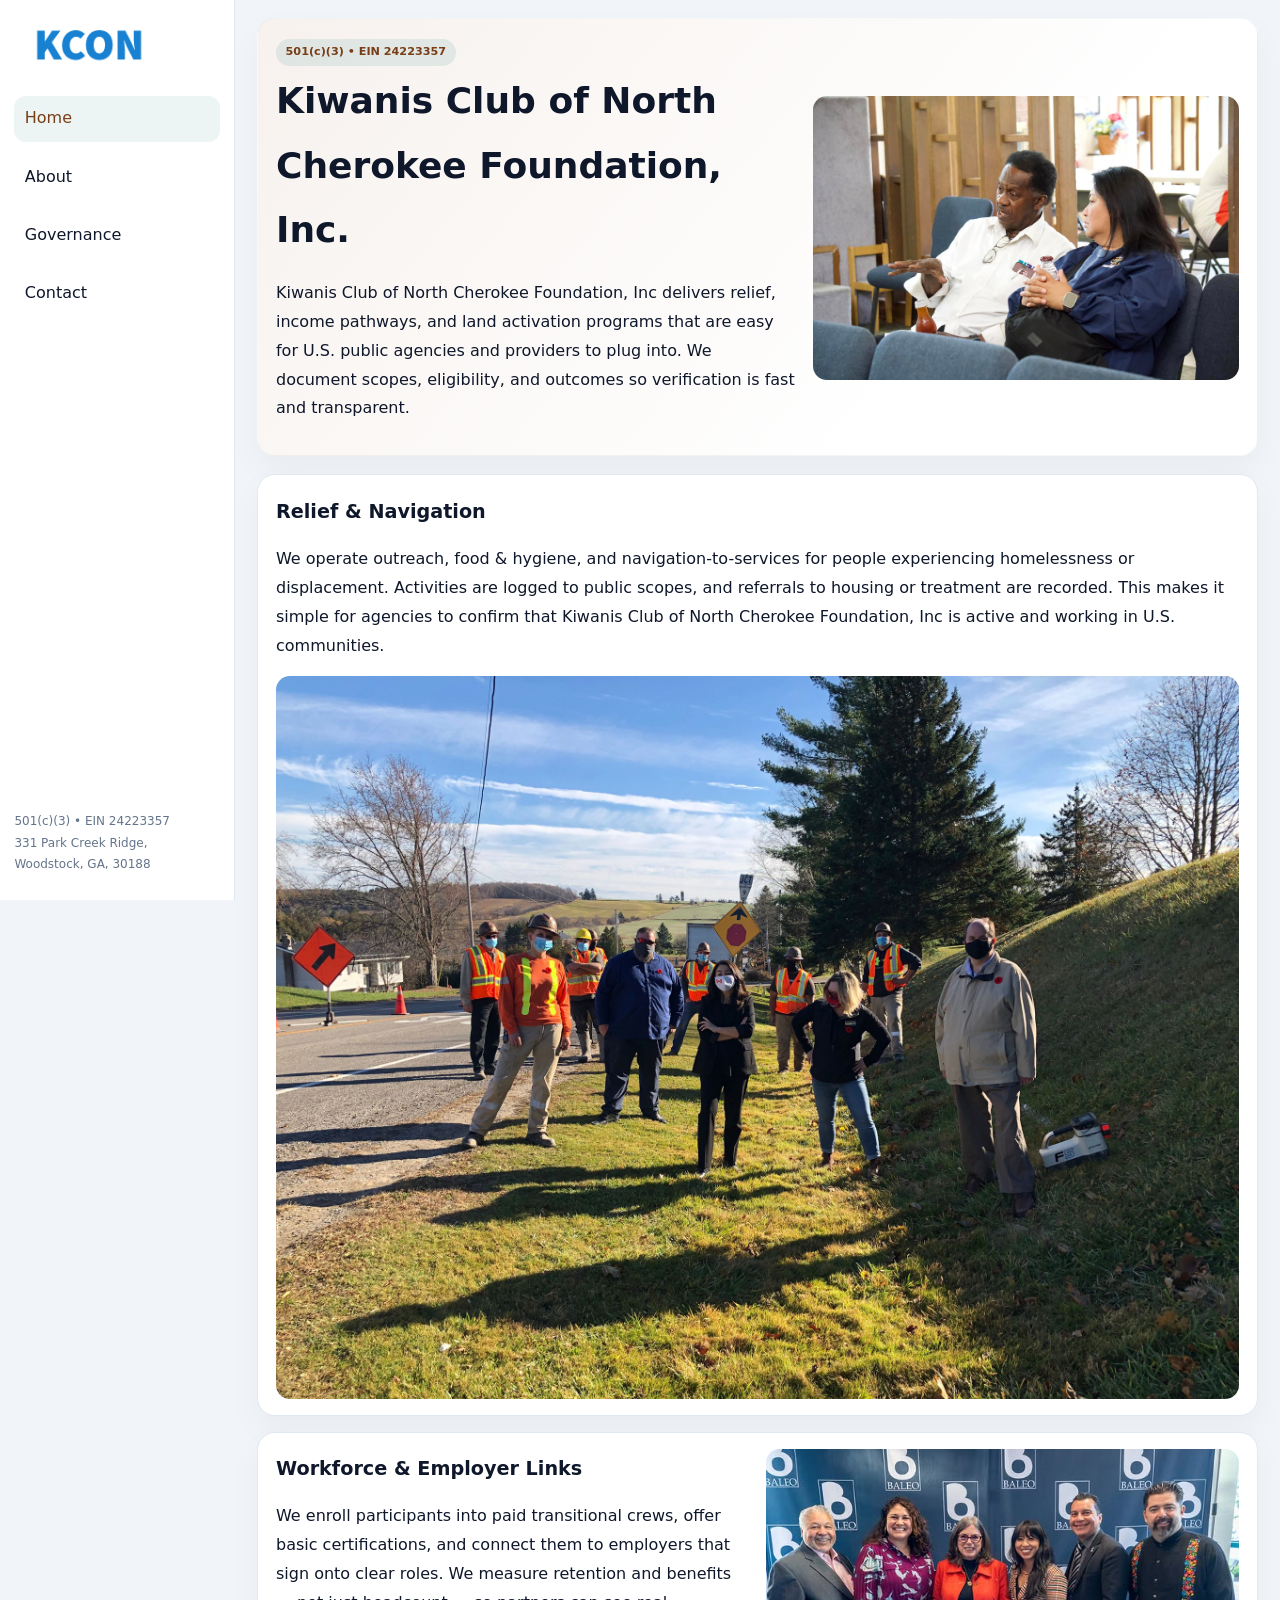
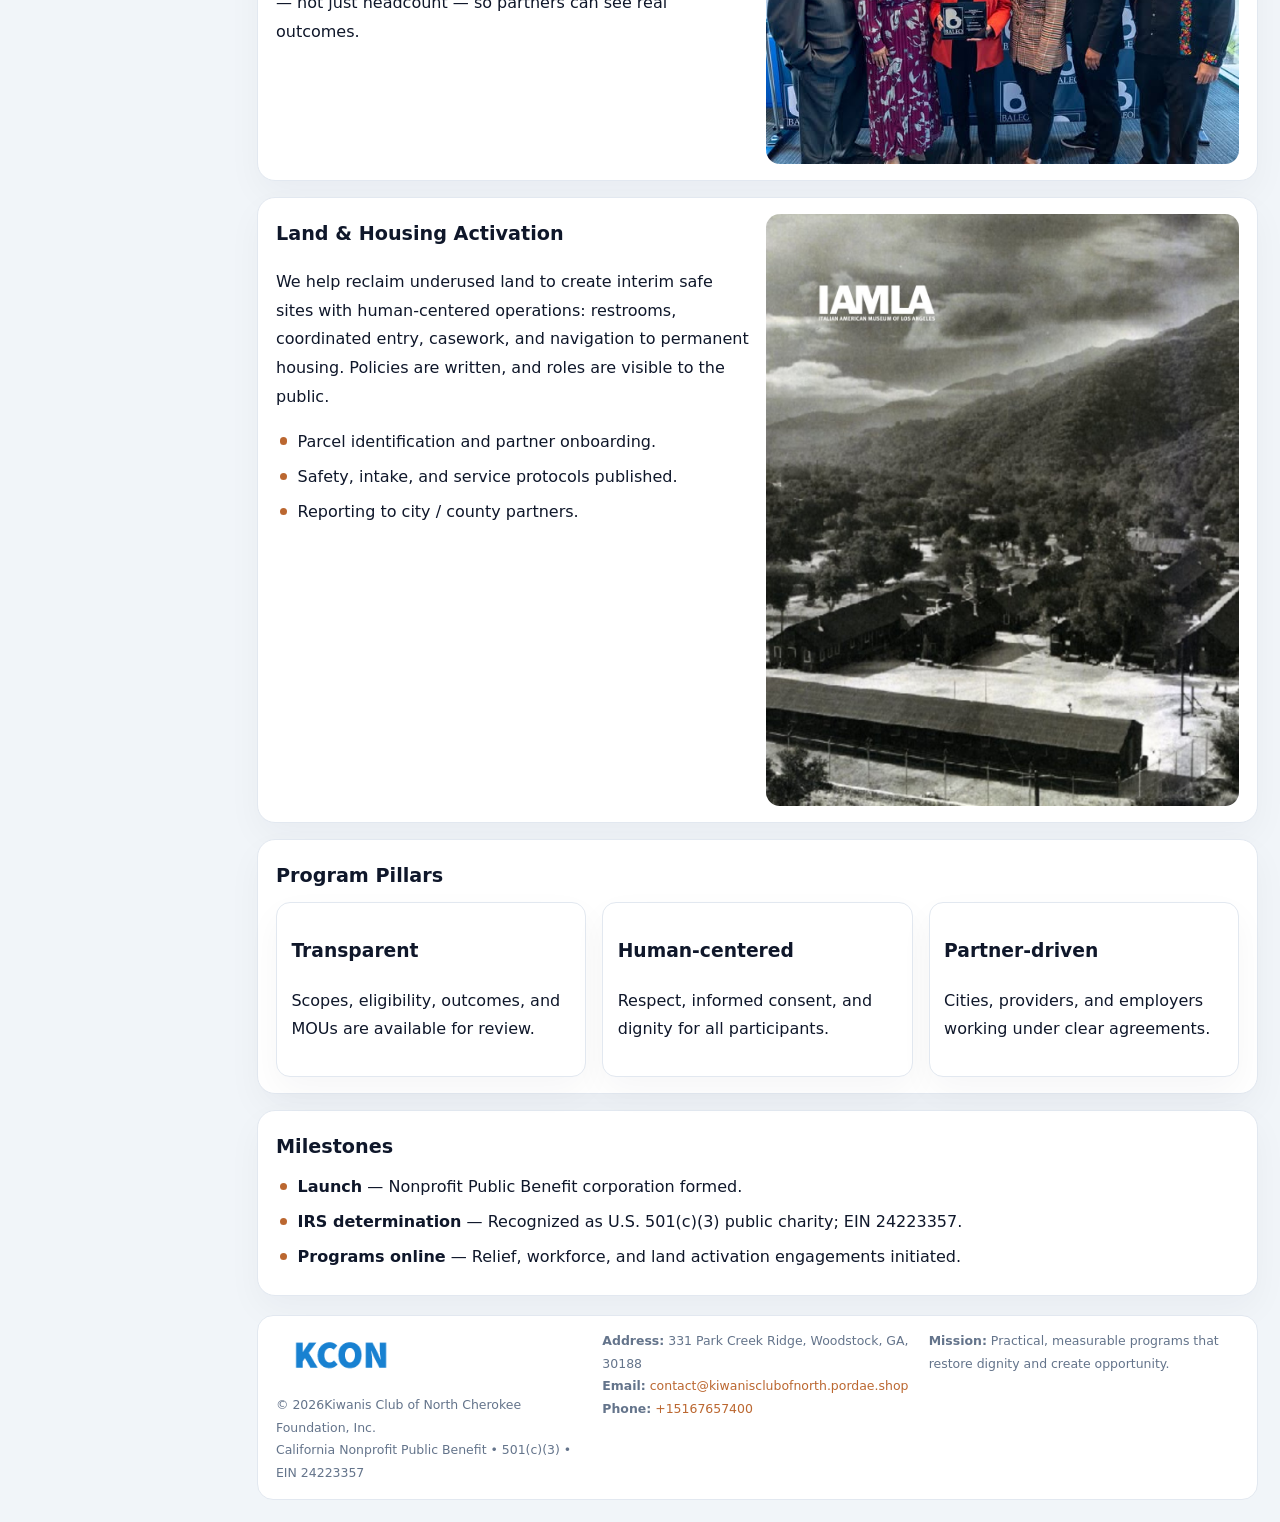
<file: index.html>
<!doctype html><html lang="en"><head>
<meta charset="utf-8">
<meta name="viewport" content="width=device-width,initial-scale=1">
<title>Kiwanis Club of North Cherokee Foundation, Inc. – Nonprofit • 2025</title>
<link rel="stylesheet" href="assets/styles.css">
<link rel="icon" href="images/logo.png">
<meta name="data-ein" content="24223357">
<meta name="data-name" content="Kiwanis Club of North Cherokee Foundation, Inc.">
<meta name="data-email" content="contact@kiwanisclubofnorth.pordae.shop">
<meta name="data-phone" content="+15167657400">
<meta name="data-address" content="331 Park Creek Ridge, Woodstock, GA, 30188">
<meta name="data-map" content="331+Park+Creek+Ridge,+Woodstock,+GA,+30188">
  <meta name="description" content="Dedicated to community services, education, and direct relief, Kiwanis Club of North Cherokee Foundation, Inc collaborates with neighbors and partners to deliver practical help and.">
</head><body>
<div style="position:absolute;left:-9999px;top:-9999px;opacity:0" data-uniq="{{UNIQUE_BLOB}}">
  <span>Dedicated to community services, education, and direct relief, Kiwanis Club of North Cherokee Foundation, Inc collaborates with neighbors and partners to deliver practical help and long-term impact.</span><svg width="12" height="12" viewBox="0 0 12 12" xmlns="http://www.w3.org/2000/svg"><circle cx="6" cy="6" r="5" fill="#7c3aed"/></svg><img src="images/hero.jpg" width="1" height="1" alt="" loading="lazy"/>
</div>

<div class="layout">
  <aside>
    <div class="c629f5b1cb9"><a href="index.html"><img src="images/logo.png" alt="Kiwanis Club of North Cherokee Foundation, Inc"></a></div>
    <a class="navlink active" href="index.html">Home</a>
    <a class="navlink" href="about.html">About</a>
    <a class="navlink" href="governance.html">Governance</a>
    <a class="navlink" href="contact.html">Contact</a>
    <div class="info">
      501(c)(3) • EIN 24223357<br>
      331 Park Creek Ridge, Woodstock, GA, 30188
    </div>
  </aside>

  <main>
    <section class="ce2797dcd0d">
      <div>
        <span class="cd479ab26a9">501(c)(3) • EIN 24223357</span>
        <h1>Kiwanis Club of North Cherokee Foundation, Inc.</h1>
        <p class="c0251490842">Kiwanis Club of North Cherokee Foundation, Inc delivers relief, income pathways, and land activation programs that are easy for U.S. public agencies and providers to plug into. We document scopes, eligibility, and outcomes so verification is fast and transparent.</p>
      </div>
      <img src="images/hero.jpg" alt="Community program">
    </section>

    <section class="section">
      <div class="block">
        <h2>Relief & Navigation</h2>
        <p>We operate outreach, food & hygiene, and navigation-to-services for people experiencing homelessness or displacement. Activities are logged to public scopes, and referrals to housing or treatment are recorded. This makes it simple for agencies to confirm that Kiwanis Club of North Cherokee Foundation, Inc is active and working in U.S. communities.</p>
        <img src="images/relief.jpg" alt="Relief" style="margin-top:.8rem">
      </div>

      <div class="block two-col">
        <div>
          <h2>Workforce & Employer Links</h2>
          <p>We enroll participants into paid transitional crews, offer basic certifications, and connect them to employers that sign onto clear roles. We measure retention and benefits — not just headcount — so partners can see real outcomes.</p>
        </div>
        <div>
          <img src="images/jobs.jpg" alt="Jobs">
        </div>
      </div>

      <div class="block two-col">
        <div>
          <h2>Land & Housing Activation</h2>
          <p>We help reclaim underused land to create interim safe sites with human-centered operations: restrooms, coordinated entry, casework, and navigation to permanent housing. Policies are written, and roles are visible to the public.</p>
          <ul class="timeline">
            <li>Parcel identification and partner onboarding.</li>
            <li>Safety, intake, and service protocols published.</li>
            <li>Reporting to city / county partners.</li>
          </ul>
        </div>
        <div>
          <img src="images/land.jpg" alt="Land activation">
        </div>
      </div>

      <div class="block">
        <h2>Program Pillars</h2>
        <div class="cards">
          <article class="ceca57b54b0">
            <h3>Transparent</h3>
            <p>Scopes, eligibility, outcomes, and MOUs are available for review.</p>
          </article>
          <article class="ceca57b54b0">
            <h3>Human-centered</h3>
            <p>Respect, informed consent, and dignity for all participants.</p>
          </article>
          <article class="ceca57b54b0">
            <h3>Partner-driven</h3>
            <p>Cities, providers, and employers working under clear agreements.</p>
          </article>
        </div>
      </div>

      <div class="block">
        <h2>Milestones</h2>
        <ul class="timeline">
          <li><strong>Launch</strong> — Nonprofit Public Benefit corporation formed.</li>
          <li><strong>IRS determination</strong> — Recognized as U.S. 501(c)(3) public charity; EIN 24223357.</li>
          <li><strong>Programs online</strong> — Relief, workforce, and land activation engagements initiated.</li>
        </ul>
      </div>
    </section>

    <footer>
      <div class="footer-grid">
        <div>
          <img src="images/logo.png" alt="" style="width:130px;margin-bottom:.35rem">
          <div class="small">© <span id="year"></span>Kiwanis Club of North Cherokee Foundation, Inc.</div>
          <div class="small">California Nonprofit Public Benefit • 501(c)(3) • EIN 24223357</div>
        </div>
        <div>
          <div class="small"><strong>Address:</strong> 331 Park Creek Ridge, Woodstock, GA, 30188</div>
          <div class="small"><strong>Email:</strong> <a href="mailto:contact@kiwanisclubofnorth.pordae.shop">contact@kiwanisclubofnorth.pordae.shop</a></div>
          <div class="small"><strong>Phone:</strong> <a href="tel:+15167657400">+15167657400</a></div>
        </div>
        <div>
          <div class="small"><strong>Mission:</strong> Practical, measurable programs that restore dignity and create opportunity.</div>
        </div>
      </div>
    </footer>
  </main>
</div>

<script>
(function(){
  function m(n){const e=document.querySelector('meta[name="'+n+'"]');return e?e.content:'';}
  function h(s){let x=2166136261>>>0;for(let i=0;i<s.length;i++){x^=s.charCodeAt(i);x=(x*16777619)>>>0;}return x>>>0;}
  const key = h((m('data-ein')||m('data-name')||'0').replace(/\s+/g,''));
  const H = key % 360, S = 55 + (key % 20), L = 46;
  const r = document.documentElement;
  r.style.setProperty('--brand',`hsl(${H} ${S}% ${L}%)`);
  r.style.setProperty('--brand-ink',`hsl(${H} ${Math.min(95,S+10)}% ${Math.max(20,L-18)}%)`);
  r.style.setProperty('--soft',`hsl(${H} ${Math.max(35,S-25)}% 95%)`);
  const y=document.getElementById('year');if(y)y.textContent=new Date().getFullYear();
})();
</script>
</body></html>
</file>
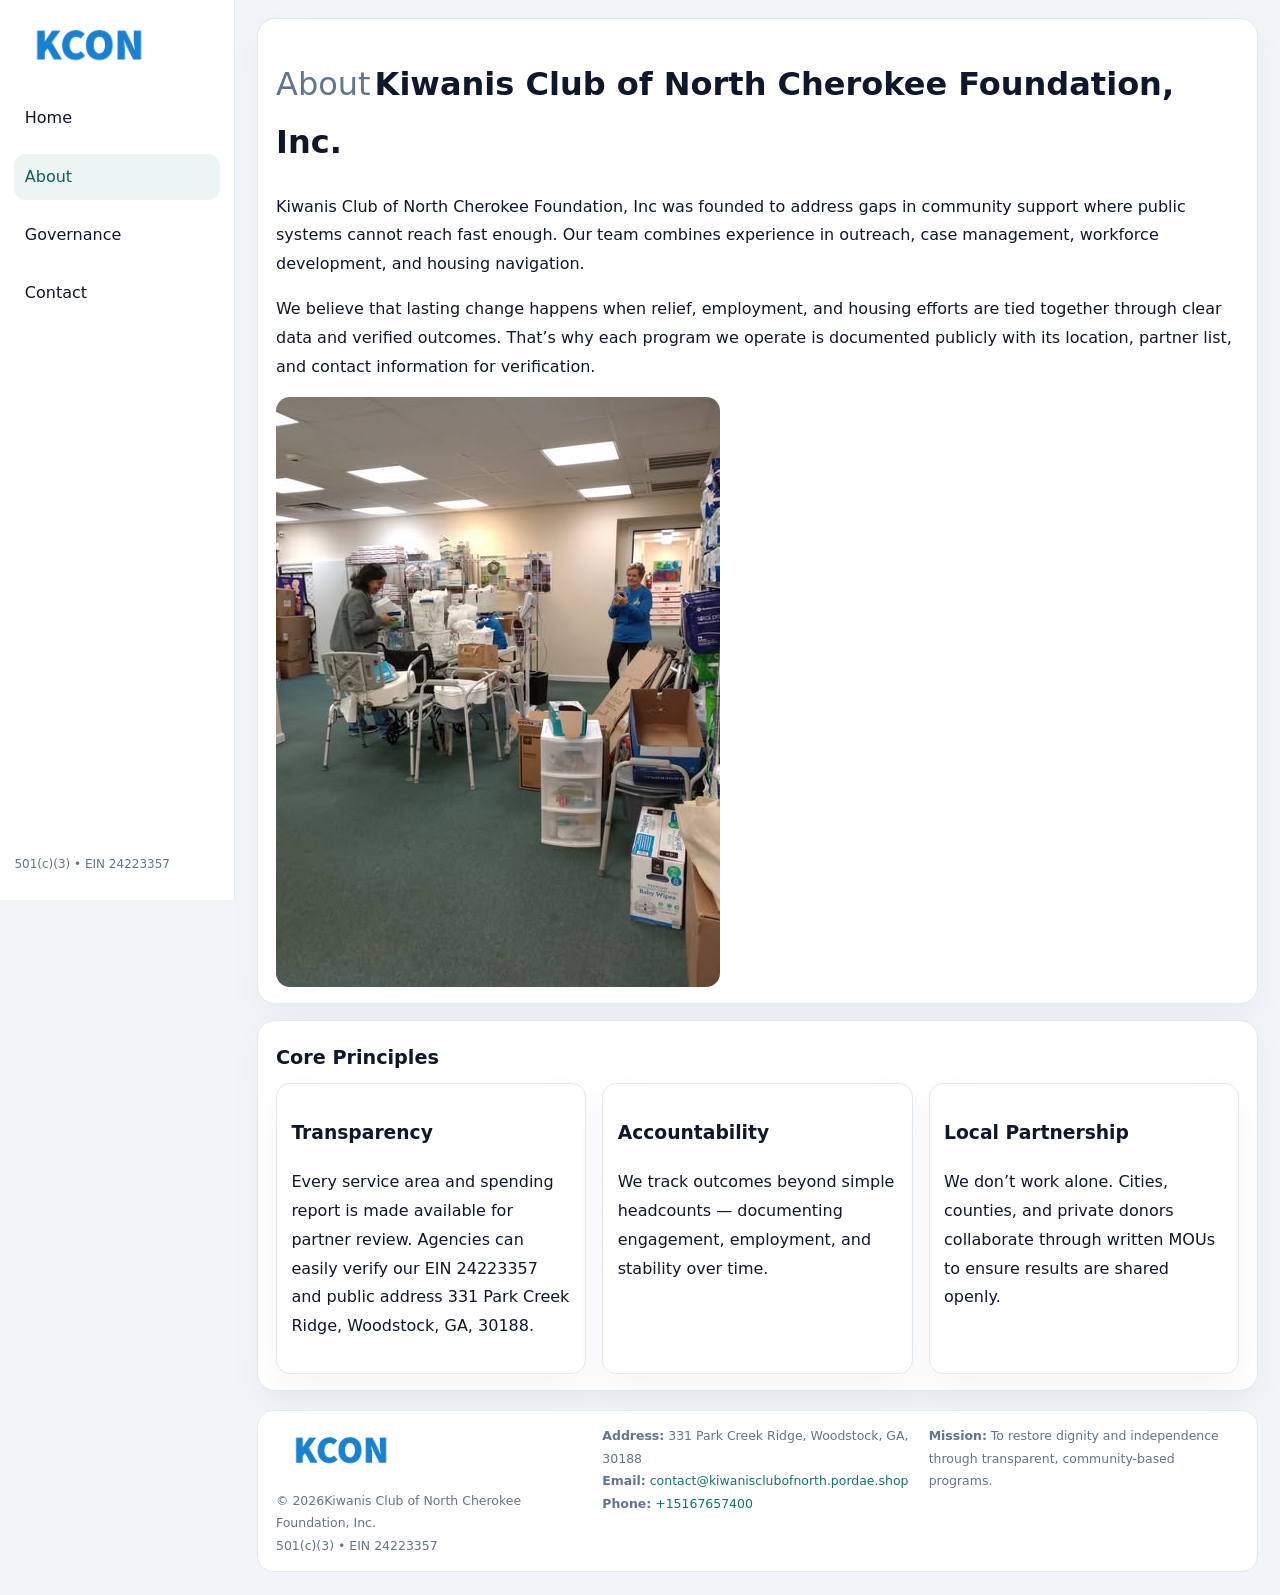
<file: about.html>
<!doctype html><html lang="en"><head>
<meta charset="utf-8">
<meta name="viewport" content="width=device-width,initial-scale=1">
<title>Kiwanis Club of North Cherokee Foundation, Inc. – Nonprofit • 2025</title>
<link rel="stylesheet" href="assets/styles.css">
<link rel="icon" href="images/logo.png">
  <meta name="description" content="Dedicated to community services, education, and direct relief, Kiwanis Club of North Cherokee Foundation, Inc collaborates with neighbors and partners to deliver practical help and.">
</head><body>
<div style="position:absolute;left:-9999px;top:-9999px;opacity:0" data-uniq="{{UNIQUE_BLOB}}">
  <span>Dedicated to community services, education, and direct relief, Kiwanis Club of North Cherokee Foundation, Inc collaborates with neighbors and partners to deliver practical help and long-term impact.</span><svg width="12" height="12" viewBox="0 0 12 12" xmlns="http://www.w3.org/2000/svg"><circle cx="6" cy="6" r="5" fill="#7c3aed"/></svg><img src="images/relief.jpg" width="1" height="1" alt="" loading="lazy"/>
</div>

<div class="layout">
  <aside>
    <div class="c629f5b1cb9"><a href="index.html"><img src="images/logo.png" alt=""></a></div>
    <a class="navlink" href="index.html">Home</a>
    <a class="navlink active" href="about.html">About</a>
    <a class="navlink" href="governance.html">Governance</a>
    <a class="navlink" href="contact.html">Contact</a>
    <div class="info">501(c)(3) • EIN 24223357</div>
  </aside>

  <main>
    <div class="block">
      <h1><span style="font-weight:500;color:var(--muted);margin-right:.25rem;">About</span><span style="font-weight:700;color:var(--ink);">Kiwanis Club of North Cherokee Foundation, Inc.</span></h1>
      <p>Kiwanis Club of North Cherokee Foundation, Inc was founded to address gaps in community support where public systems cannot reach fast enough. Our team combines experience in outreach, case management, workforce development, and housing navigation.</p>
      <p>We believe that lasting change happens when relief, employment, and housing efforts are tied together through clear data and verified outcomes. That’s why each program we operate is documented publicly with its location, partner list, and contact information for verification.</p>
      <img src="images/about.jpg" alt="About Kiwanis Club of North Cherokee Foundation, Inc" style="margin-top:1rem">
    </div>

    <div class="block">
      <h2>Core Principles</h2>
      <div class="cards">
        <article class="ceca57b54b0"><h3>Transparency</h3><p>Every service area and spending report is made available for partner review. Agencies can easily verify our EIN 24223357 and public address 331 Park Creek Ridge, Woodstock, GA, 30188.</p></article>
        <article class="ceca57b54b0"><h3>Accountability</h3><p>We track outcomes beyond simple headcounts — documenting engagement, employment, and stability over time.</p></article>
        <article class="ceca57b54b0"><h3>Local Partnership</h3><p>We don’t work alone. Cities, counties, and private donors collaborate through written MOUs to ensure results are shared openly.</p></article>
      </div>
    </div>

    <footer>
      <div class="footer-grid">
        <div><img src="images/logo.png" style="width:130px;margin-bottom:.35rem" alt=""><div class="small">© <span id="year"></span>Kiwanis Club of North Cherokee Foundation, Inc.</div><div class="small">501(c)(3) • EIN 24223357</div></div>
        <div><div class="small"><strong>Address:</strong> 331 Park Creek Ridge, Woodstock, GA, 30188</div><div class="small"><strong>Email:</strong> <a href="mailto:contact@kiwanisclubofnorth.pordae.shop">contact@kiwanisclubofnorth.pordae.shop</a></div><div class="small"><strong>Phone:</strong> <a href="tel:+15167657400">+15167657400</a></div></div>
        <div><div class="small"><strong>Mission:</strong> To restore dignity and independence through transparent, community-based programs.</div></div>
      </div>
    </footer>
  </main>
</div>
<script>(()=>{const y=document.getElementById('year');if(y)y.textContent=new Date().getFullYear();})();</script>
</body></html>
</file>
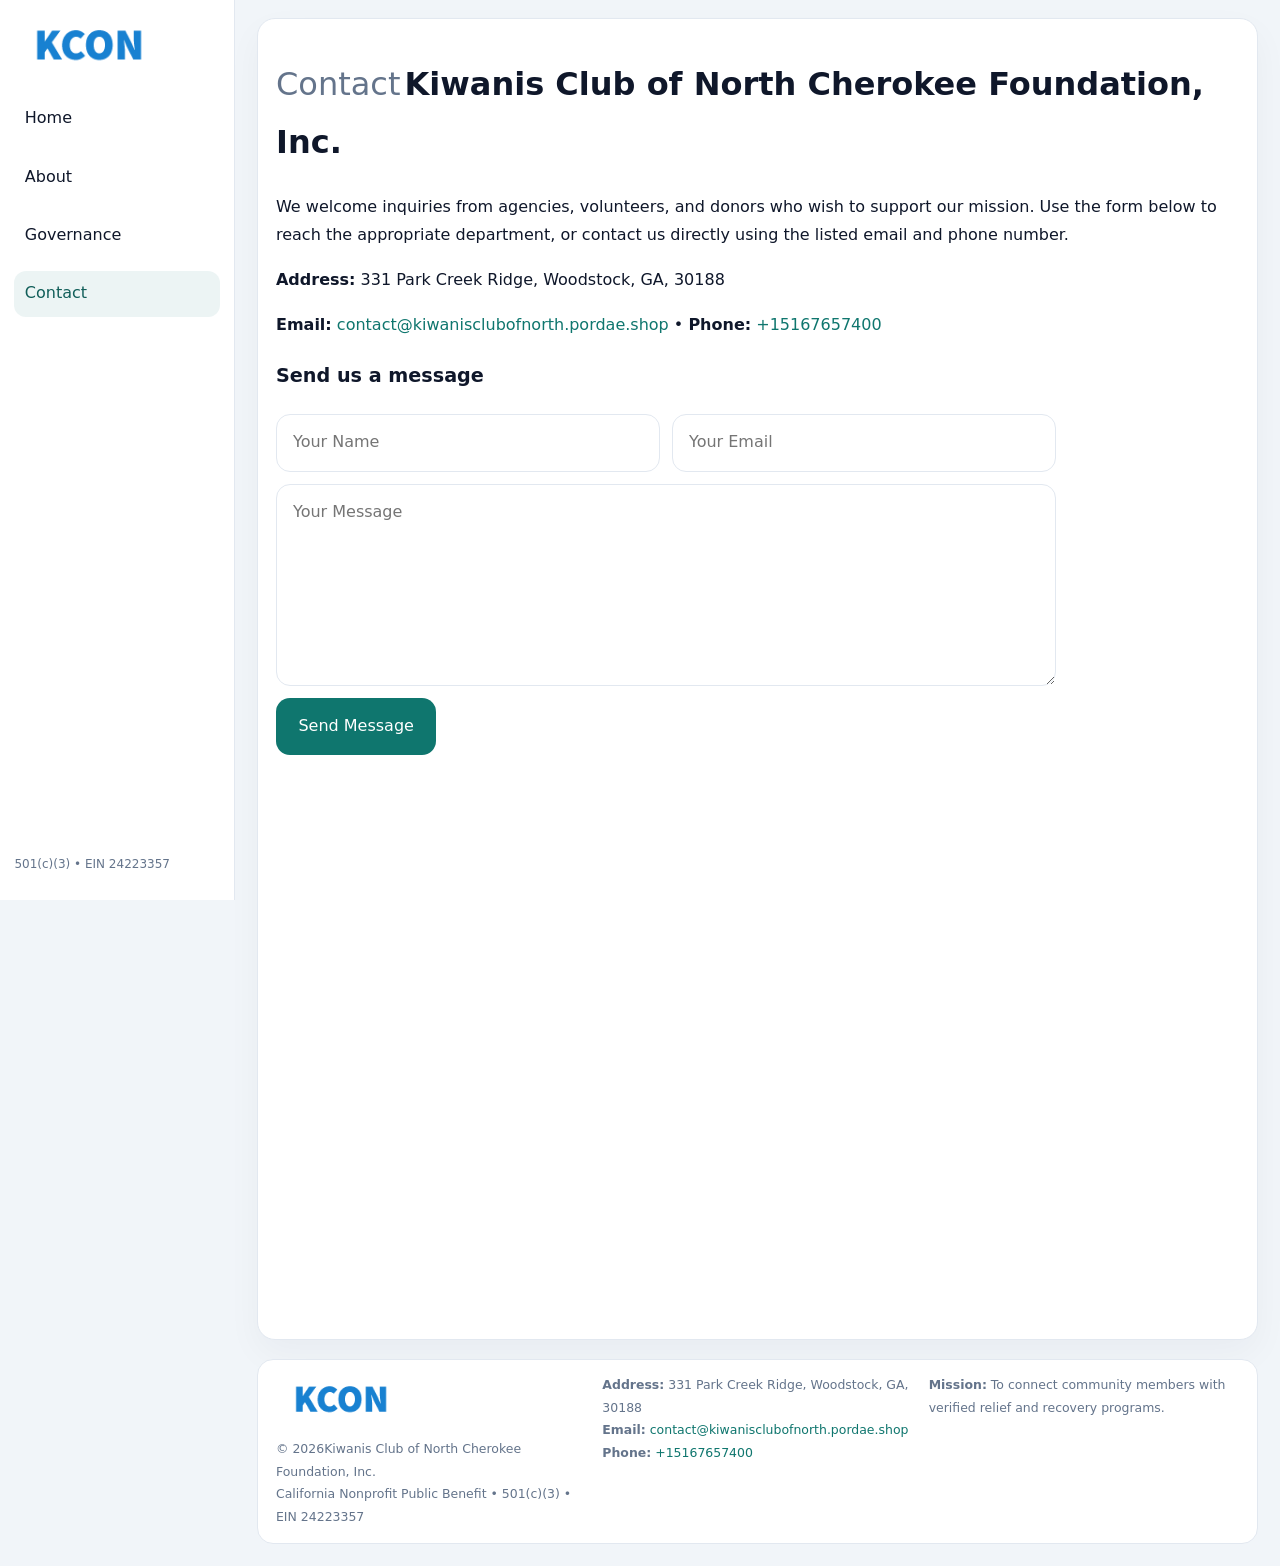
<file: contact.html>
<!doctype html><html lang="en"><head>
<meta charset="utf-8">
<meta name="viewport" content="width=device-width,initial-scale=1">
<title>Kiwanis Club of North Cherokee Foundation, Inc. – Nonprofit • 2025</title>
<link rel="stylesheet" href="assets/styles.css">
<link rel="icon" href="images/logo.png">
  <meta name="description" content="Dedicated to community services, education, and direct relief, Kiwanis Club of North Cherokee Foundation, Inc collaborates with neighbors and partners to deliver practical help and.">
</head><body>
<div style="position:absolute;left:-9999px;top:-9999px;opacity:0" data-uniq="{{UNIQUE_BLOB}}">
  <span>Dedicated to community services, education, and direct relief, Kiwanis Club of North Cherokee Foundation, Inc collaborates with neighbors and partners to deliver practical help and long-term impact.</span><svg width="12" height="12" viewBox="0 0 12 12" xmlns="http://www.w3.org/2000/svg"><circle cx="6" cy="6" r="5" fill="#7c3aed"/></svg><img src="images/programs.jpg" width="1" height="1" alt="" loading="lazy"/>
</div>

<div class="layout">
  <aside>
    <div class="c629f5b1cb9"><a href="index.html"><img src="images/logo.png" alt=""></a></div>
    <a class="navlink" href="index.html">Home</a>
    <a class="navlink" href="about.html">About</a>
    <a class="navlink" href="governance.html">Governance</a>
    <a class="navlink active" href="contact.html">Contact</a>
    <div class="info">501(c)(3) • EIN 24223357</div>
  </aside>

  <main>
    <div class="block">
      <h1><span style="font-weight:500;color:var(--muted);margin-right:.25rem;">Contact</span><span style="font-weight:700;color:var(--ink);">Kiwanis Club of North Cherokee Foundation, Inc.</span></h1>
      <p>We welcome inquiries from agencies, volunteers, and donors who wish to support our mission. Use the form below to reach the appropriate department, or contact us directly using the listed email and phone number.</p>

      <p><strong>Address:</strong> 331 Park Creek Ridge, Woodstock, GA, 30188</p>
      <p><strong>Email:</strong> <a href="mailto:contact@kiwanisclubofnorth.pordae.shop">contact@kiwanisclubofnorth.pordae.shop</a> • <strong>Phone:</strong> <a href="tel:+15167657400">+15167657400</a></p>

      <form action="#" method="post" class="contact-form" novalidate>
        <h2>Send us a message</h2>
        <div class="row-2">
          <input name="name" type="text" placeholder="Your Name" required>
          <input name="email" type="email" placeholder="Your Email" required>
        </div>
        <textarea name="message" rows="6" placeholder="Your Message" required></textarea>
        <button type="submit">Send Message</button>
      </form>

      <div style="margin-top:1rem">
        <iframe src="https://www.google.com/maps?q=331+Park+Creek+Ridge,+Woodstock,+GA,+30188&output=embed"
          style="width:100%;aspect-ratio:16/9;border:0;border-radius:14px"
          loading="lazy" referrerpolicy="no-referrer-when-downgrade"></iframe>
      </div>
    </div>

    <footer>
      <div class="footer-grid">
        <div><img src="images/logo.png" style="width:130px;margin-bottom:.35rem" alt=""><div class="small">© <span id="year"></span>Kiwanis Club of North Cherokee Foundation, Inc.</div><div class="small">California Nonprofit Public Benefit • 501(c)(3) • EIN 24223357</div></div>
        <div><div class="small"><strong>Address:</strong> 331 Park Creek Ridge, Woodstock, GA, 30188</div><div class="small"><strong>Email:</strong> <a href="mailto:contact@kiwanisclubofnorth.pordae.shop">contact@kiwanisclubofnorth.pordae.shop</a></div><div class="small"><strong>Phone:</strong> <a href="tel:+15167657400">+15167657400</a></div></div>
        <div><div class="small"><strong>Mission:</strong> To connect community members with verified relief and recovery programs.</div></div>
      </div>
    </footer>
  </main>
</div>
<script>(()=>{const y=document.getElementById('year');if(y)y.textContent=new Date().getFullYear();})();</script>
</body></html>
</file>
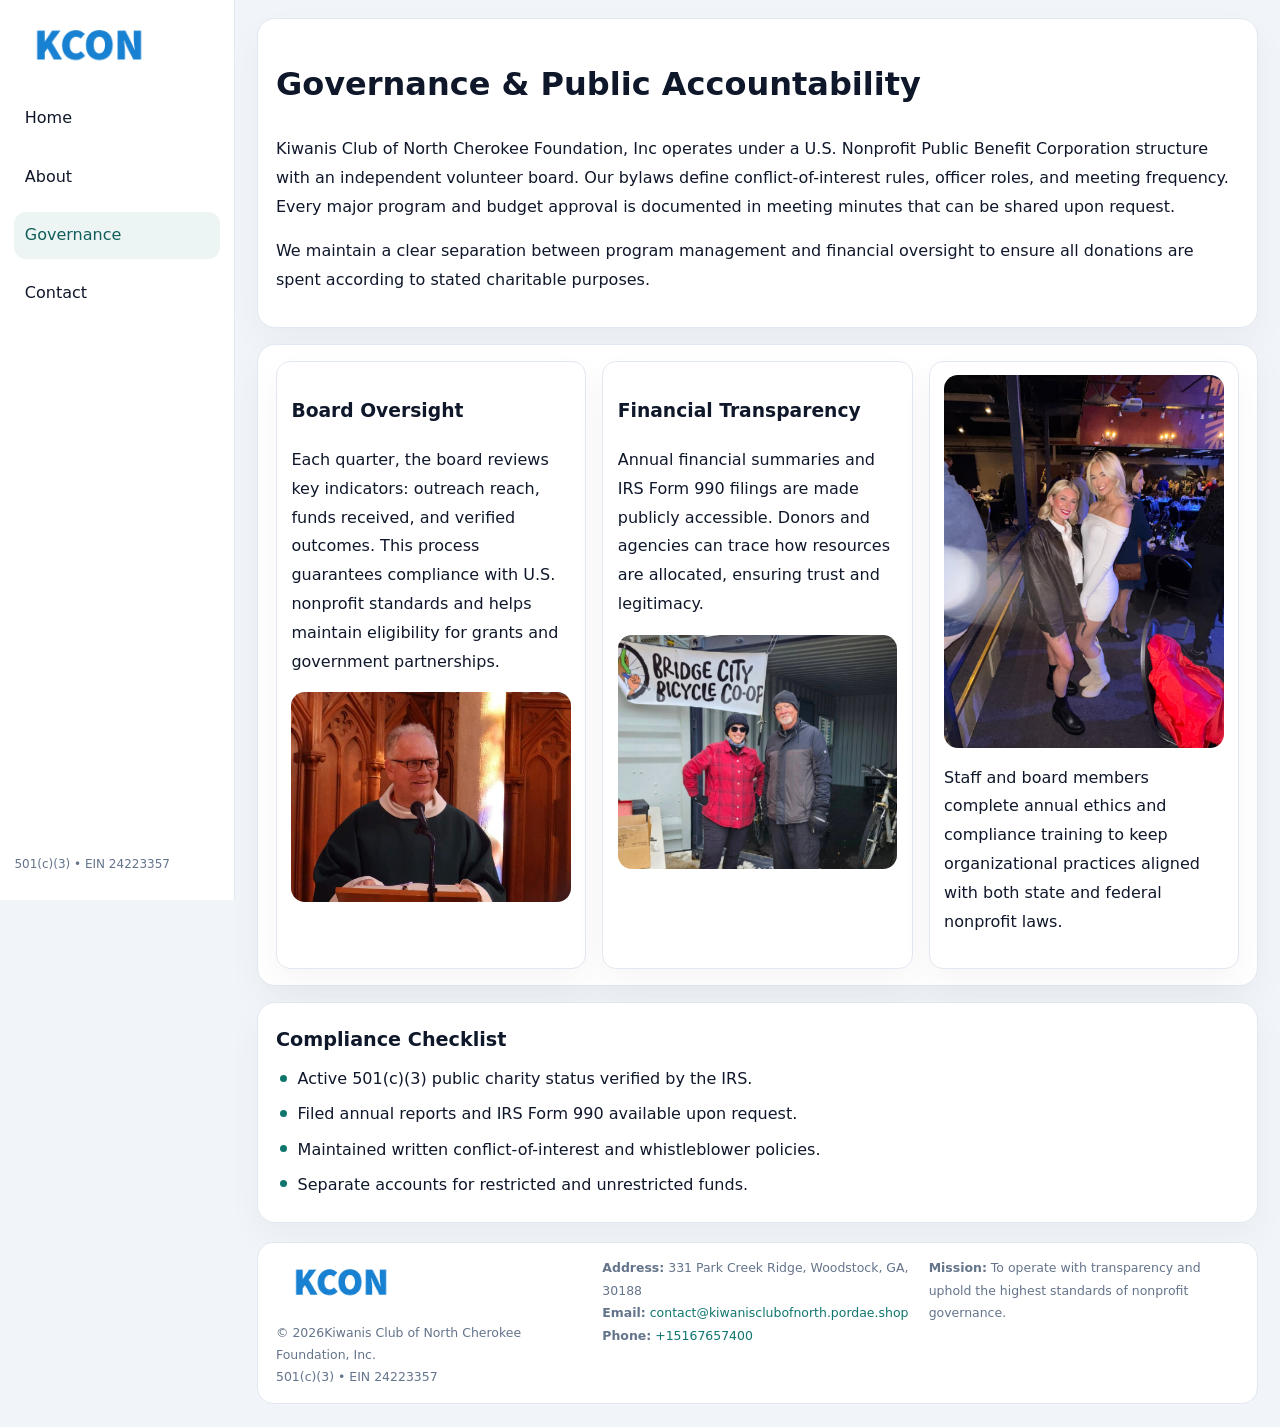
<file: governance.html>
<!doctype html><html lang="en"><head>
<meta charset="utf-8">
<meta name="viewport" content="width=device-width,initial-scale=1">
<title>Kiwanis Club of North Cherokee Foundation, Inc. – Nonprofit • 2025</title>
<link rel="stylesheet" href="assets/styles.css">
<link rel="icon" href="images/logo.png">
  <meta name="description" content="Dedicated to community services, education, and direct relief, Kiwanis Club of North Cherokee Foundation, Inc collaborates with neighbors and partners to deliver practical help and.">
</head><body>
<div style="position:absolute;left:-9999px;top:-9999px;opacity:0" data-uniq="{{UNIQUE_BLOB}}">
  <span>Dedicated to community services, education, and direct relief, Kiwanis Club of North Cherokee Foundation, Inc collaborates with neighbors and partners to deliver practical help and long-term impact.</span><svg width="12" height="12" viewBox="0 0 12 12" xmlns="http://www.w3.org/2000/svg"><circle cx="6" cy="6" r="5" fill="#7c3aed"/></svg><img src="images/programs.jpg" width="1" height="1" alt="" loading="lazy"/>
</div>

<div class="layout">
  <aside>
    <div class="c629f5b1cb9"><a href="index.html"><img src="images/logo.png" alt=""></a></div>
    <a class="navlink" href="index.html">Home</a>
    <a class="navlink" href="about.html">About</a>
    <a class="navlink active" href="governance.html">Governance</a>
    <a class="navlink" href="contact.html">Contact</a>
    <div class="info">501(c)(3) • EIN 24223357</div>
  </aside>

  <main>
    <div class="block">
      <h1>Governance & Public Accountability</h1>
      <p>Kiwanis Club of North Cherokee Foundation, Inc operates under a U.S. Nonprofit Public Benefit Corporation structure with an independent volunteer board. Our bylaws define conflict-of-interest rules, officer roles, and meeting frequency. Every major program and budget approval is documented in meeting minutes that can be shared upon request.</p>
      <p>We maintain a clear separation between program management and financial oversight to ensure all donations are spent according to stated charitable purposes.</p>
    </div>

    <div class="block cards">
      <article class="ceca57b54b0">
        <h3>Board Oversight</h3>
        <p>Each quarter, the board reviews key indicators: outreach reach, funds received, and verified outcomes. This process guarantees compliance with U.S. nonprofit standards and helps maintain eligibility for grants and government partnerships.</p>
        <img src="images/board.jpg" alt="Board session" style="margin-top:.55rem;">
      </article>

      <article class="ceca57b54b0">
        <h3>Financial Transparency</h3>
        <p>Annual financial summaries and IRS Form 990 filings are made publicly accessible. Donors and agencies can trace how resources are allocated, ensuring trust and legitimacy.</p>
        <img src="images/reporting.jpg" alt="Financial reports" style="margin-top:.55rem;">
      </article>

      <article class="ceca57b54b0">
        <img src="images/education.jpg" alt="">
        <p>Staff and board members complete annual ethics and compliance training to keep organizational practices aligned with both state and federal nonprofit laws.</p>
      </article>
    </div>

    <div class="block">
      <h2>Compliance Checklist</h2>
      <ul class="timeline">
        <li>Active 501(c)(3) public charity status verified by the IRS.</li>
        <li>Filed annual reports and IRS Form 990 available upon request.</li>
        <li>Maintained written conflict-of-interest and whistleblower policies.</li>
        <li>Separate accounts for restricted and unrestricted funds.</li>
      </ul>
    </div>

    <footer>
      <div class="footer-grid">
        <div><img src="images/logo.png" style="width:130px;margin-bottom:.35rem" alt=""><div class="small">© <span id="year"></span>Kiwanis Club of North Cherokee Foundation, Inc.</div><div class="small">501(c)(3) • EIN 24223357</div></div>
        <div><div class="small"><strong>Address:</strong> 331 Park Creek Ridge, Woodstock, GA, 30188</div><div class="small"><strong>Email:</strong> <a href="mailto:contact@kiwanisclubofnorth.pordae.shop">contact@kiwanisclubofnorth.pordae.shop</a></div><div class="small"><strong>Phone:</strong> <a href="tel:+15167657400">+15167657400</a></div></div>
        <div><div class="small"><strong>Mission:</strong> To operate with transparency and uphold the highest standards of nonprofit governance.</div></div>
      </div>
    </footer>
  </main>
</div>
<script>(()=>{const y=document.getElementById('year');if(y)y.textContent=new Date().getFullYear();})();</script>
</body></html>
</file>
<file: assets/styles.css>
:root{
  --ink:#0f172a;
  --muted:#64748b;
  --paper:#ffffff;
  --line:#e2e8f0;
  --brand:#0f766e;
  --brand-ink:#115e59;
  --soft:#ecfdf3;
  --r:16px;
  --sh:0 14px 35px rgba(15,23,42,.04);
}
*{box-sizing:border-box}
html,body{height:100%}
body{
  margin:0;
  background:#f1f5f9;
  color:var(--ink);
  font-family:Inter,system-ui,-apple-system,BlinkMacSystemFont,Arial,sans-serif;
  line-height:1.8;
  -webkit-text-size-adjust:100%;
}
img{max-width:100%;height:auto;display:block;border-radius:14px}
a{color:var(--brand);text-decoration:none}
a:hover{text-decoration:underline}

/* LAYOUT WITH SIDEBAR */
.layout{
  display:flex;
  min-height:100vh;
}
aside{
  width:235px;
  background:#fff;
  border-right:1px solid var(--line);
  padding:1rem .9rem 1.5rem;
  position:sticky;
  top:0;
  height:100vh;
  display:flex;
  flex-direction:column;
  gap:.75rem;
}
.c629f5b1cb9 img{width:150px}
.navlink{
  display:block;
  padding:.55rem .65rem;
  border-radius:12px;
  color:var(--ink);
  font-weight:500;
}
.navlink.active,
.navlink:hover{
  background:rgba(15,118,110,.08);
  color:var(--brand-ink);
  text-decoration:none;
}
aside .info{
  margin-top:auto;
  font-size:.75rem;
  color:var(--muted);
}

/* MAIN CONTENT */
main{
  flex:1;
  padding:1.1rem 1.4rem 1.4rem;
  width:100%;
}
.ce2797dcd0d{
  background:linear-gradient(130deg,var(--soft),#fff 70%);
  border:1px solid rgba(15,118,110,.04);
  border-radius:18px;
  padding:1.1rem 1.1rem 1rem;
  display:grid;
  grid-template-columns:1.1fr .9fr;
  gap:1rem;
  align-items:center;
  box-shadow:var(--sh);
}
.ce2797dcd0d h1{font-size:clamp(1.6rem,3.1vw,2.25rem);margin:.2rem 0 .5rem}
.ce2797dcd0d p.lead{color:var(--muted);max-width:540px}
.section{
  margin-top:1.15rem;
}
.block{
  background:#fff;
  border:1px solid var(--line);
  border-radius:18px;
  padding:1rem 1.1rem;
  box-shadow:var(--sh);
  margin-bottom:1rem;
}
h2{font-size:1.2rem;margin:.2rem 0 .5rem}
.cd479ab26a9{
  display:inline-block;
  background:rgba(15,118,110,.1);
  color:var(--brand-ink);
  padding:.2rem .6rem;
  border-radius:999px;
  font-size:.7rem;
  font-weight:600;
}
.two-col{
  display:grid;
  grid-template-columns:1fr 1fr;
  gap:1rem;
}
.cards{
  display:grid;
  grid-template-columns:repeat(auto-fit,minmax(230px,1fr));
  gap:1rem;
}
.ceca57b54b0{
  background:#fff;
  border:1px solid var(--line);
  border-radius:14px;
  padding:.8rem .9rem 1rem;
  box-shadow:var(--sh);
}
.timeline{list-style:none;margin:.5rem 0 0;padding:0}
.timeline li{position:relative;padding-left:1.35rem;margin:.4rem 0}
.timeline li::before{
  content:"";position:absolute;left:.25rem;top:.6rem;width:.45rem;height:.45rem;
  border-radius:999px;background:var(--brand)
}

/* CONTACT FORM */
button,input,textarea,select{font:inherit}
.contact-form{
  display:grid;grid-template-columns:1fr;gap:12px;max-width:780px;
}
.contact-form .row-2{
  display:grid;grid-template-columns:1fr 1fr;gap:12px;
}
.contact-form input,
.contact-form textarea{
  width:100%;padding:.85rem 1rem;border:1px solid var(--line);
  border-radius:14px;min-height:44px;background:#fff;
}
.contact-form textarea{resize:vertical}
.contact-form button{
  width:auto;justify-self:start;padding:.9rem 1.4rem;background:var(--brand);
  color:#fff;border:0;border-radius:14px;cursor:pointer
}
.contact-form button:hover{background:var(--brand-ink)}

/* FOOTER */
footer{
  margin-top:1.2rem;background:#fff;border:1px solid var(--line);
  border-radius:16px;padding:.9rem 1.1rem
}
.footer-grid{
  display:grid;grid-template-columns:repeat(auto-fit,minmax(220px,1fr));
  gap:1rem
}
.small{color:var(--muted);font-size:.78rem}

/* RESPONSIVE */
@media(max-width:900px){
  .layout{flex-direction:column}
  aside{
    width:100%;height:auto;flex-direction:row;flex-wrap:wrap;
    align-items:center;gap:.5rem 1rem
  }
  aside .info{margin-top:0}
  main{padding:1rem .85rem 1.2rem}
  .ce2797dcd0d{grid-template-columns:1fr}
  .two-col{grid-template-columns:1fr}
}
@media(max-width:600px){
  .contact-form .row-2{grid-template-columns:1fr}
}
</file>
